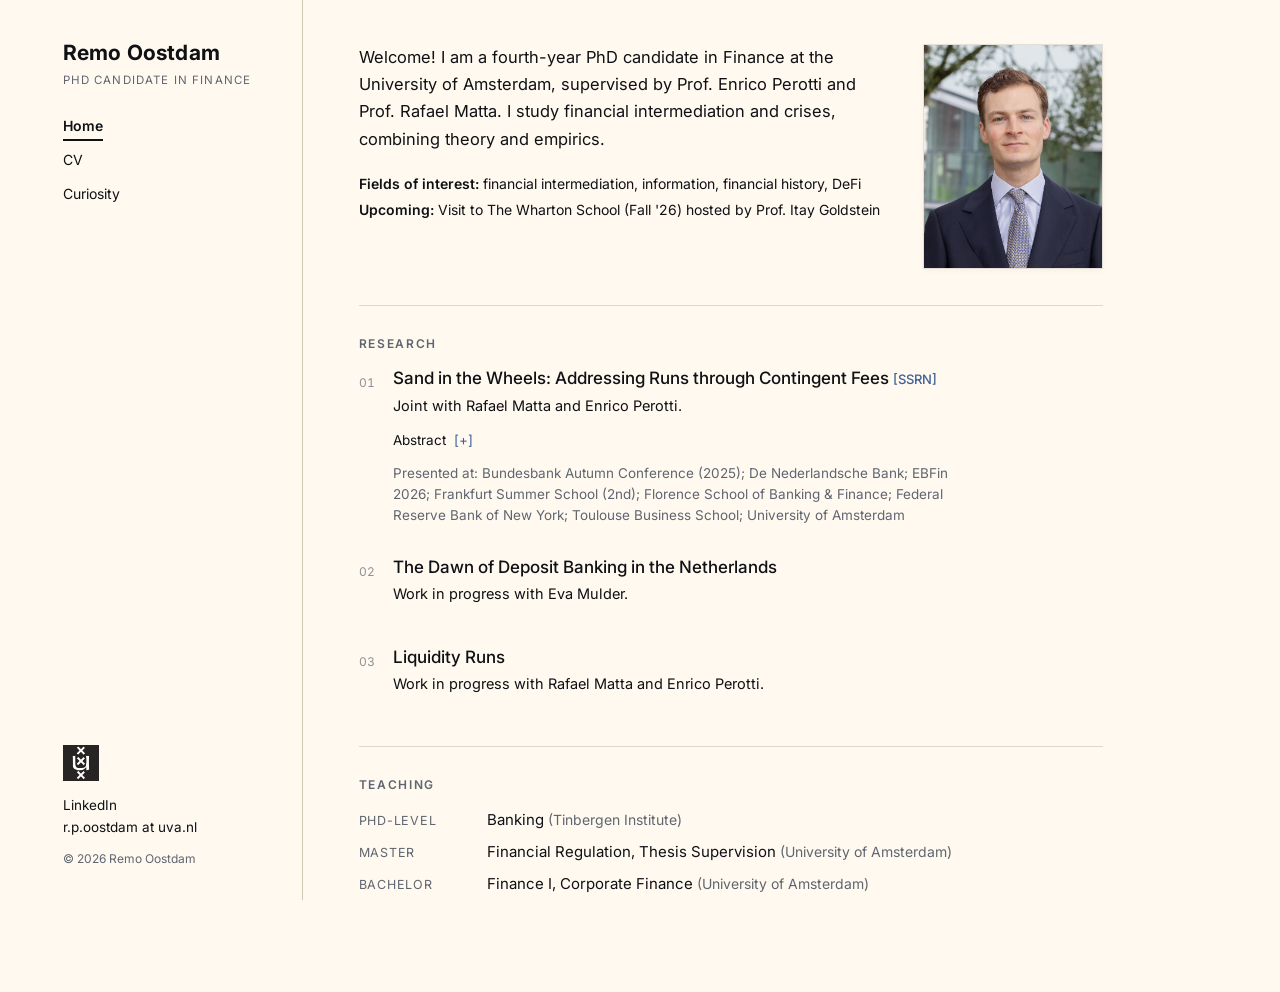
<file: index.html>
<!doctype html>
<html lang="en">
<head>
  <meta charset="utf-8"/>
  <meta name="viewport" content="width=device-width, initial-scale=1"/>
  <title>Remo Oostdam — PhD Candidate in Finance</title>
  <meta name="description" content="Remo Oostdam – PhD Candidate in Finance at the University of Amsterdam, studying financial intermediation and crises."/>

  <!-- Favicons -->
  <link rel="icon" href="assets/favicon.ico" sizes="any">
  <link rel="shortcut icon" href="assets/favicon.ico">
  <link rel="icon" type="image/png" sizes="32x32" href="assets/favicon-32x32.png">
  <link rel="icon" type="image/png" sizes="16x16" href="assets/favicon-16x16.png">
  <link rel="icon" type="image/png" sizes="96x96" href="/favicon-96x96.png">
  <link rel="apple-touch-icon" href="assets/apple-icon.png">

  <link rel="preconnect" href="https://fonts.googleapis.com">
  <link rel="preconnect" href="https://fonts.gstatic.com" crossorigin>
  <link href="https://fonts.googleapis.com/css2?family=Inter:wght@200;300;400;500;600;700&amp;display=swap" rel="stylesheet">

  <link rel="stylesheet" href="assets/style.css">

  <style>
    /* ---- Page-specific: home ---- */

    /* Slightly wider than the other pages so "Fields of interest" and
       "Upcoming" each hold a single line beside the portrait. */
    body { --measure: 744px; }

    .intro {
      display: grid;
      grid-template-columns: minmax(0, 1fr) auto;
      gap: 36px;
      align-items: start;
    }

    .portrait {
      width: 180px;
      height: auto;          /* let aspect-ratio drive height, not the attr */
      aspect-ratio: 4 / 5;
      object-fit: cover;
      border: 1px solid #e4e0d8;
      box-shadow: 0 2px 6px rgba(0, 0, 0, .04);
    }

    /* Research entries. A hanging index number in a narrow left gutter —
       quiet enough to read as structure rather than as a ranking. */

    .paper {
      display: grid;
      grid-template-columns: 34px minmax(0, 1fr);
      margin-top: 30px;
    }

    .paper:first-of-type { margin-top: 0; }

    .paper-num {
      font-size: 12px;
      font-variant-numeric: tabular-nums;
      letter-spacing: .04em;
      color: var(--muted);
      opacity: .7;
      padding-top: 6px;
      user-select: none;
    }

    .paper-title {
      font-weight: 500;
      font-size: 17px;
      line-height: 1.4;
      margin: 0 0 3px;
    }

    .coauthors {
      font-size: 14.5px;
      color: var(--text);
      margin: 0 0 10px;
    }

    /* Order within an entry: title, coauthors, abstract, then venues.
       The abstract is the substance, so it sits above the venue list. */

    .paper-details { margin: 0 0 10px; }

    .paper-details summary {
      display: inline-block;
      list-style: none;
      font-size: 13.5px;
      cursor: pointer;
    }

    .paper-details summary::-webkit-details-marker { display: none; }
    .paper-details summary::marker { content: ""; }
    .paper-details summary:hover { text-decoration: underline; text-underline-offset: 2px; }
    .paper-details .abstract-toggle { margin-left: 4px; color: var(--link); }
    .paper-details:not([open]) .abstract-toggle::before { content: "[+]"; }
    .paper-details[open] .abstract-toggle::before { content: "[−]"; }

    .paper-abstract {
      font-size: 14.5px;
      line-height: 1.6;
      margin: 8px 0 0;
      max-width: 62ch;
    }

    .paper-meta {
      font-size: 13.5px;
      line-height: 1.55;
      color: var(--muted);
      margin: 0;
      max-width: 62ch;
    }

    /* Teaching: level in the left column, courses on the right */

    .teaching-list {
      display: grid;
      grid-template-columns: 108px minmax(0, 1fr);
      gap: 8px 20px;
      margin: 0;
      font-size: 15px;
    }

    .teaching-list dt {
      font-size: 12.5px;
      letter-spacing: .06em;
      text-transform: uppercase;
      color: var(--muted);
      padding-top: 3px;
    }

    .teaching-list dd { margin: 0; }

    .teaching-inst { color: var(--muted); font-size: 14px; }

    @media (max-width: 700px) {
      .intro { grid-template-columns: 1fr; gap: 22px; }

      /* Portrait comes after the intro text and both field lines, centred. */
      .intro-text { grid-row: 1; }
      .portrait { width: 150px; grid-row: 2; justify-self: center; }

      .lead, .paper-meta, .paper-abstract { max-width: none; }

      .teaching-list {
        grid-template-columns: 1fr;
        gap: 2px;
      }

      .teaching-list dt { padding-top: 14px; }
      .teaching-list dt:first-of-type { padding-top: 0; }

      .paper { grid-template-columns: 26px minmax(0, 1fr); }
    }
  </style>
</head>
<body>

<div class="layout">

  <!-- Sidebar -->
  <aside class="sidebar">
    <div class="sidebar-top">
      <div>
        <div class="sidebar-name">Remo Oostdam</div>
        <div class="sidebar-role">PhD Candidate in Finance</div>
      </div>

      <nav class="sidebar-nav" aria-label="Main">
        <a class="sidebar-link" href="index.html" aria-current="page">Home</a>
        <a class="sidebar-link" href="cv.html">CV</a>
        <a class="sidebar-link" href="curiosity.html">Curiosity</a>
      </nav>
    </div>

    <div class="sidebar-bottom">
      <div class="uva-contact-row">
        <a href="https://www.uva.nl/en" target="_blank" class="uva-logo" rel="noopener">
          <img src="assets/uva.svg" alt="University of Amsterdam">
        </a>
        <div class="sidebar-contact">
          <a href="https://www.linkedin.com/in/remo-oostdam/" target="_blank" rel="noopener">LinkedIn</a>
          <a class="js-email" data-user="r.p.oostdam" data-domain="uva.nl" href="#" rel="nofollow">r.p.oostdam at uva.nl</a>
        </div>
      </div>
      <span class="sidebar-copy">© <span class="js-year"></span> Remo Oostdam</span>
    </div>
  </aside>

  <!-- Main content -->
  <div class="content-wrap">

    <div class="intro">
      <div class="intro-text">
        <p class="lead">
          Welcome! I am a fourth-year PhD candidate in Finance at the University of Amsterdam, supervised by <a href="https://www.enricoperotti.eu/" target="_blank" rel="noopener">Prof. Enrico Perotti</a>
          and
          <a href="https://sites.google.com/site/almeidadamatta/home" target="_blank" rel="noopener">Prof. Rafael Matta</a>. I study financial intermediation and crises, combining theory and empirics.
        </p>

        <div class="fields-group">
          <p class="fields">
            <strong>Fields of interest:</strong>
            financial intermediation, information, financial history, DeFi
          </p>
          <p class="fields">
            <strong>Upcoming:</strong>
            Visit to The Wharton School (Fall '26) hosted by
            <a href="https://finance.wharton.upenn.edu/~itayg/" target="_blank" rel="noopener">Prof. Itay Goldstein</a>
          </p>
        </div>
      </div>

      <img class="portrait" src="assets/cv_klein.jpg" alt="Portrait of Remo Oostdam" width="180" height="225"/>
    </div>

    <main>
      <section aria-labelledby="research">
        <h2 id="research">Research</h2>

        <article class="paper">
          <span class="paper-num" aria-hidden="true">01</span>
          <div>
            <h3 class="paper-title">
              Sand in the Wheels: Addressing Runs through Contingent Fees<a
                class="link-ref"
                href="https://papers.ssrn.com/sol3/papers.cfm?abstract_id=5567880"
                target="_blank" rel="noopener">[SSRN]</a>
            </h3>
            <div class="coauthors">
              Joint with
              <a href="https://sites.google.com/site/almeidadamatta/home" target="_blank" rel="noopener">Rafael Matta</a>
              and
              <a href="https://www.enricoperotti.eu/" target="_blank" rel="noopener">Enrico Perotti</a>.
            </div>

            <details class="paper-details">
              <summary>Abstract <span class="abstract-toggle"></span></summary>
              <p class="paper-abstract">
                We show that contingent fees can discourage self-reinforcing bank runs without
                compromising liquidity provision, deriving their optimal level, format and
                allocation so as to balance liquidity needs and endogenous run risk. Flat fees
                triggered by high withdrawals are optimal, reducing runs via a strategic and a
                payoff channel. Assigning fee revenues to the queue reduces strategic
                uncertainty while improving liquidity provision, so a high fee is optimal. A
                “fee-to-the-unpaid” limits liquidity provision but reduces run incentives
                further, allowing lower fees. Illiquid bank and bond fund assets call for a
                mixed allocation, while for MMFs a full “fee-to-the-queue” solution is best.
              </p>
            </details>

            <p class="paper-meta">
              Presented at: Bundesbank Autumn Conference (2025); De Nederlandsche Bank; EBFin 2026;
              Frankfurt Summer School (2nd); Florence School of Banking &amp; Finance;
              Federal Reserve Bank of New York; Toulouse Business School; University of Amsterdam
            </p>

          </div>
        </article>

        <article class="paper">
          <span class="paper-num" aria-hidden="true">02</span>
          <div>
            <h3 class="paper-title">The Dawn of Deposit Banking in the Netherlands</h3>
            <div class="coauthors">
              Work in progress with
              <a href="https://www.evamulder.com/" target="_blank" rel="noopener">Eva Mulder</a>.
            </div>
          </div>
        </article>

        <article class="paper">
          <span class="paper-num" aria-hidden="true">03</span>
          <div>
            <h3 class="paper-title">Liquidity Runs</h3>
            <div class="coauthors">
              Work in progress with
              <a href="https://sites.google.com/site/almeidadamatta/home" target="_blank" rel="noopener">Rafael Matta</a>
              and
              <a href="https://www.enricoperotti.eu/" target="_blank" rel="noopener">Enrico Perotti</a>.
            </div>
          </div>
        </article>
      </section>

      <section aria-labelledby="teaching">
        <h2 id="teaching">Teaching</h2>

        <dl class="teaching-list">
          <dt>PhD-level</dt>
          <dd>
            <a href="https://eur.osiris-student.nl/onderwijscatalogus/extern/cursus?cursuscode=TIF20102&amp;collegejaar=2025"
               target="_blank" rel="noopener">Banking</a>
            <span class="teaching-inst">(Tinbergen Institute)</span>
          </dd>

          <dt>Master</dt>
          <dd>
            <a href="https://coursecatalogue.uva.nl/xmlpages/page/2025-2026-en/search-course/course/131595"
               target="_blank" rel="noopener">Financial Regulation</a>,
            Thesis Supervision
            <span class="teaching-inst">(University of Amsterdam)</span>
          </dd>

          <dt>Bachelor</dt>
          <dd>
            <a href="https://coursecatalogue.uva.nl/xmlpages/page/2025-2026-en/search-course/course/131865"
               target="_blank" rel="noopener">Finance I</a>,
            <a href="https://coursecatalogue.uva.nl/xmlpages/page/2025-2026-en/search-course/course/131917"
               target="_blank" rel="noopener">Corporate Finance</a>
            <span class="teaching-inst">(University of Amsterdam)</span>
          </dd>
        </dl>
      </section>
    </main>
  </div>
</div>

<script src="assets/site.js" defer></script>
</body>
</html>
</file>
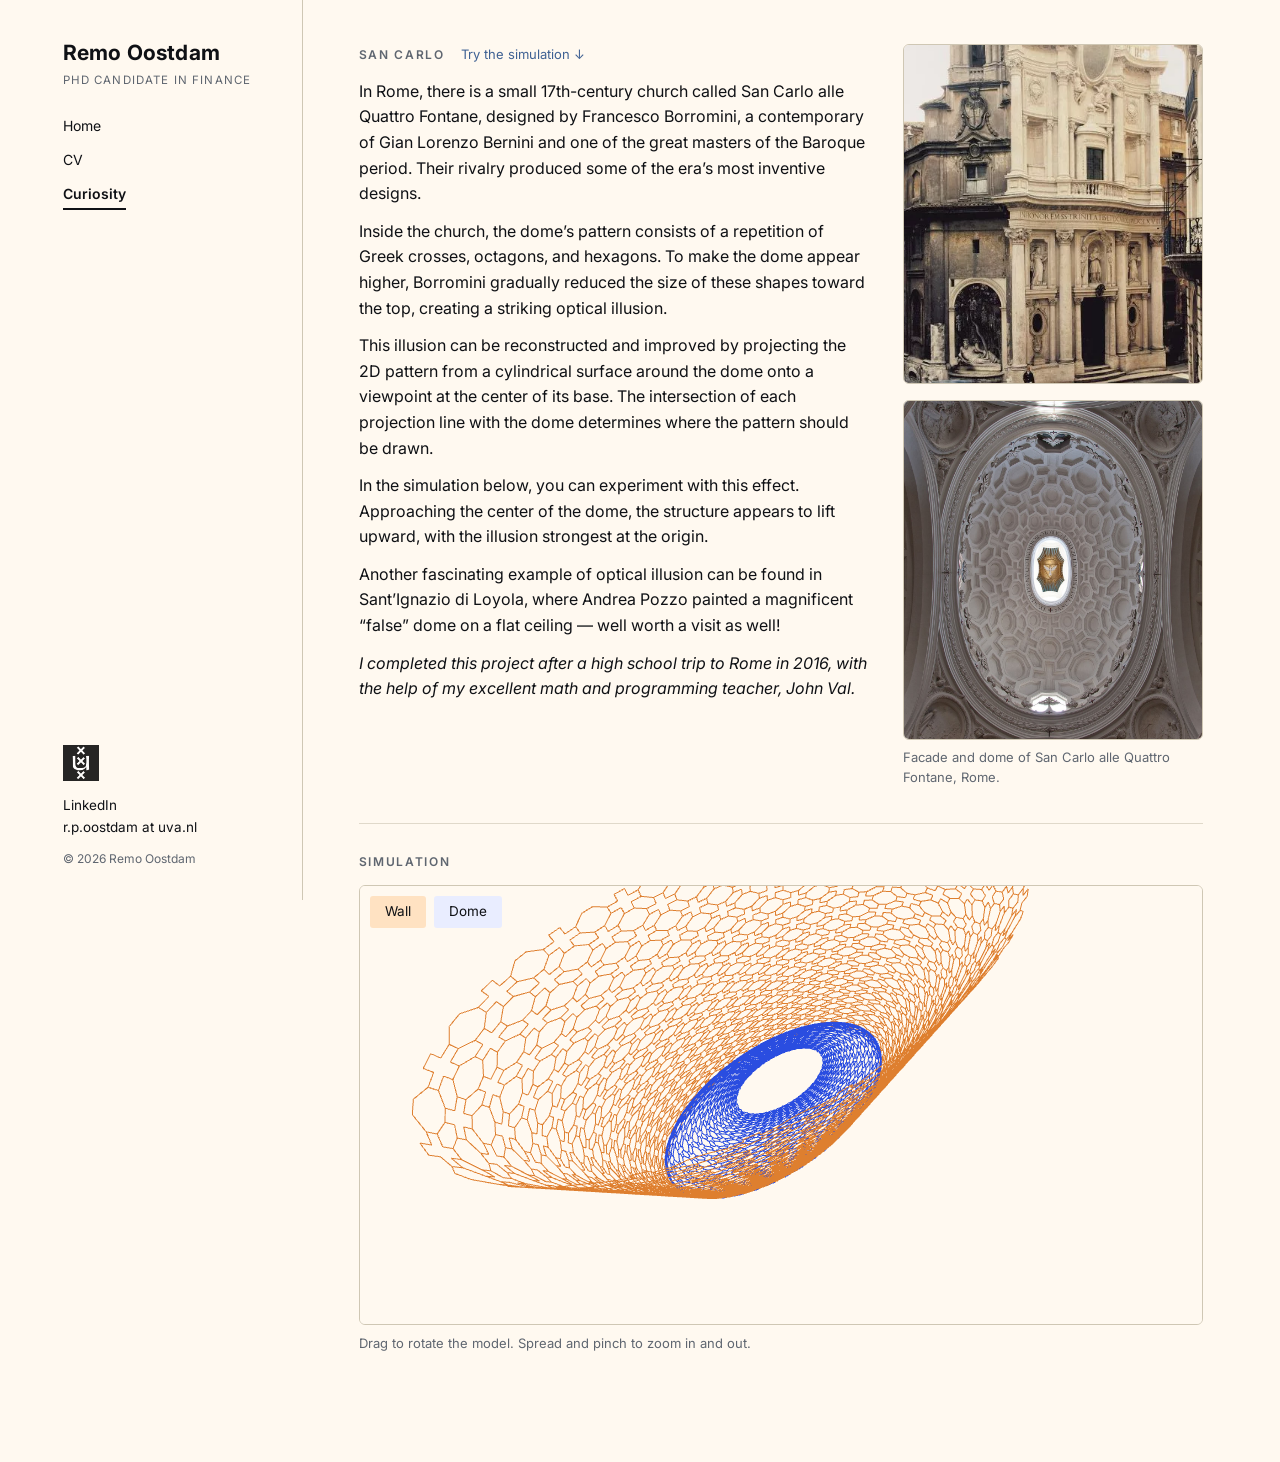
<file: curiosity.html>
<!doctype html>
<html lang="en">
<head>
  <meta charset="utf-8"/>
  <meta name="viewport" content="width=device-width, initial-scale=1"/>
  <title>Remo Oostdam — Curiosity</title>
  <meta name="description" content="Remo Oostdam – other projects, including a reconstruction of Borromini's dome illusion at San Carlo alle Quattro Fontane."/>

  <!-- Favicons -->
  <link rel="icon" href="assets/favicon.ico" sizes="any">
  <link rel="shortcut icon" href="assets/favicon.ico">
  <link rel="icon" type="image/png" sizes="32x32" href="assets/favicon-32x32.png">
  <link rel="icon" type="image/png" sizes="16x16" href="assets/favicon-16x16.png">
  <link rel="icon" type="image/png" sizes="96x96" href="/favicon-96x96.png">
  <link rel="apple-touch-icon" href="assets/apple-icon.png">

  <link rel="preconnect" href="https://fonts.googleapis.com">
  <link rel="preconnect" href="https://fonts.gstatic.com" crossorigin>
  <link href="https://fonts.googleapis.com/css2?family=Inter:wght@200;300;400;500;600;700&amp;display=swap" rel="stylesheet">

  <link rel="stylesheet" href="assets/style.css">

  <!-- Simulation libraries. `defer` keeps them in order and off the critical path. -->
  <script src="assets/js/three.min.js" defer></script>
  <script src="assets/js/CircleAxisControls2.js" defer></script>
  <script src="assets/js/odeSolvers.js" defer></script>
  <script src="assets/js/JSON.js" defer></script>

  <style>
    /* ---- Page-specific: curiosity ---- */

    body { --measure: 844px; }

    .content {
      display: grid;
      grid-template-columns: minmax(0, 1fr) 300px;
      gap: 36px;
      align-items: start;
    }

    .content section:first-of-type { margin-top: 0; padding-top: 0; border-top: none; }

    /* Right-hand photo column */

    .other-art { position: relative; }

    .media-pair { display: grid; grid-template-columns: 1fr; gap: 16px; }

    .media-pair img {
      width: 100%;
      height: 340px;
      object-fit: cover;
      border: 1px solid var(--line-strong);
      border-radius: 6px;
      display: block;
      cursor: zoom-in;
      transition: transform .25s ease, box-shadow .25s ease;
    }

    .media-pair img:hover {
      transform: scale(1.02);
      box-shadow: 0 4px 12px rgba(0, 0, 0, .08);
    }

    .facade-shift { object-position: center 95%; }

    .caption-small {
      color: var(--muted);
      font-size: 13px;
      line-height: 1.5;
      margin-top: 8px;
    }

    /* Simulation */

    .viz-section { margin-top: 48px; padding-top: 28px; border-top: 1px solid var(--line); }

    .viz-wrapper { margin-top: 14px; }

    .viz {
      position: relative;
      border: 1px solid var(--line-strong);
      border-radius: 6px;
      background: var(--bg);
      height: 440px;
      overflow: hidden;
      cursor: grab;
    }

    .viz:active { cursor: grabbing; }

    #vizMount { position: absolute; inset: 0; }

    /* Let a vertical swipe scroll the page while a horizontal drag rotates. */
    .viz canvas { touch-action: pan-y; display: block; }

    .ui-toolbar {
      position: absolute;
      top: 10px;
      left: 10px;
      z-index: 5;
      display: flex;
      gap: 8px;
    }

    .btn {
      appearance: none;
      height: 32px;
      padding: 0 14px;
      border: 1px solid transparent;
      border-radius: 3px;
      background: transparent;
      color: var(--text);
      font: 400 13.5px/1 "Inter", system-ui, -apple-system, "Segoe UI", Roboto, Helvetica, Arial, sans-serif;
      cursor: pointer;
      transition: background .15s ease, border-color .15s ease;
    }

    .btn:hover { background: rgba(0, 0, 0, .04); }
    .btn.wall.active { background: #ffe2c2; }
    .btn.dome.active { background: #e9edff; }
    .btn.wall.active:hover { background: #ffd8a8; }
    .btn.dome.active:hover { background: #e1e7ff; }

    .viz-hint {
      font-size: 13px;
      color: var(--muted);
      margin-top: 8px;
    }

    /* Section heading with an inline pointer down to the simulation, for
       readers who would rather start with the interactive part. */

    .section-head {
      display: flex;
      align-items: baseline;
      flex-wrap: wrap;
      gap: 2px 16px;
      margin-bottom: 14px;
    }

    .section-head h2 { margin-bottom: 0; }

    .jump-hint {
      font-size: 13px;
      color: var(--link);
      text-underline-offset: 3px;
      white-space: nowrap;
    }

    .jump-hint:hover { text-decoration: underline; }

    /* Leave the heading a little air when jumped to. */
    #simulation { scroll-margin-top: 24px; }

    /* Turm der blauen Pferde (currently unpublished — kept for later) */

    .turm-section { margin-top: 48px; padding-top: 28px; border-top: 1px solid var(--line); }

    .turm-layout {
      display: grid;
      grid-template-columns: minmax(0, 1fr) 300px;
      gap: 28px;
      align-items: start;
      margin-top: 12px;
    }

    .turm-images-column { display: flex; flex-direction: column; gap: 14px; }
    .turm-images-right { display: grid; grid-template-columns: 1fr 1fr; gap: 12px; }

    .turm-images-right img,
    .turm-bottom-img {
      width: 100%;
      border: 1px solid var(--line-strong);
      border-radius: 6px;
      cursor: zoom-in;
      display: block;
      transition: transform .25s ease, box-shadow .25s ease;
    }

    .turm-images-right img:hover,
    .turm-bottom-img:hover { transform: scale(1.02); box-shadow: 0 4px 12px rgba(0, 0, 0, .08); }

    .turm-bottom { margin: 0; }
    .turm-bottom figcaption { color: var(--muted); font-size: 13px; margin-top: 6px; }

    /* ---- Responsive ---- */

    @media (max-width: 900px) {
      .content { grid-template-columns: 1fr; gap: 28px; }
      .turm-layout { grid-template-columns: 1fr; }

      /* Facade and dome side by side on phones. */
      .media-pair { grid-template-columns: 1fr 1fr; gap: 12px; }

      .media-pair img { height: auto; aspect-ratio: 3 / 4; }

      .facade-shift { object-position: center 20%; }

      .viz-section { margin-top: 36px; padding-top: 22px; }
      .viz { height: 340px; }
    }

    @media (max-width: 480px) {
      .viz { height: 300px; }
      .turm-images-right { grid-template-columns: 1fr; }
    }
  </style>

  <!-- === DOME SIMULATION MODEL === -->
  <script>
    var controls = null;

    var domeModel = {
      name: "domeprojection",
      showDome: true,
      showWall: true,
      scene: null,
      renderer: null,
      camera: null,
      line: null,
      linesWall: [],
      linesProjection: [],
      removeLinesProjection: function () {
        for (var i = 0; i < this.linesProjection.length; i++) {
          this.scene.remove(this.linesProjection[i]);
        }
        this.linesProjection = [];
      },
      l: [0],
      a: 1,
      b: 2,
      c: 1,
      lstartt: 0,
      lendt: 2 * Math.PI,
      lstepsize: Math.PI / 20000,
      dldt: function (x, t) {
        return [Math.sqrt(domeModel.b * domeModel.b * Math.cos(t) * Math.cos(t) + domeModel.a * domeModel.a * Math.sin(t) * Math.sin(t))];
      },
      numberOfUnits: 120,
      numberOfSubUnits: 0,
      units: [],
      unitsx: [],
      unitsy: [],
      unitsz: [],
      computeAxis: domeComputeAxis,
      createWall: domeCreateWall,
      createProjection: domeCreateProjection,
      computeIntersection: domeComputeIntersection,
      verticespattern0: [[3, 1], [2, 1], [2, 0], [1, 0], [1, 1], [0, 1], [0, 2], [1, 2], [1, 3], [2, 3], [2, 2], [3, 2], [4, 3], [5, 3], [6, 2], [6, 1], [5, 0], [4, 0], [3, 1], [3, 2]],
      verticespattern1: [[3, 1], [4, 1], [4, 0], [5, 0], [5, 1], [6, 1], [6, 2], [5, 2], [5, 3], [4, 3], [4, 2], [3, 2], [2, 3], [1, 3], [0, 2], [0, 1], [1, 0], [2, 0], [3, 1], [3, 2]],
      patternshiftl: 6,
      patternshiftz: 3,
      maxlevels: 24,
      unitlengtz: 0
    };

    function computeCircumference(model) {
      var x = [0], h = model.lstepsize, vl = model.dldt;
      for (var t = model.lstartt; t < model.lendt; t += h) {
        x = rk4(x, vl, h, t);
      }
      model.l = x;
      return x;
    }

    function unitSplit(model) {
      if (model.l[0] == 0) computeCircumference(model);
      var units = model.units = [];
      if (model.l[0] == 0) return;
      var totalunits = model.numberOfUnits * (1 + model.numberOfSubUnits);
      var ul = model.l[0] / totalunits,
        x = [0],
        h = model.lstepsize,
        t = model.lstartt,
        vl = model.dldt,
        xn;
      units[0] = t;
      for (var i = 1; i <= totalunits; i++) {
        while ((xn = rk4(x, vl, h, t))[0] < i * ul) {
          x = xn;
          t += h;
        }
        var ti = t - (((xn[0] - x[0]) > 0) ? (xn[0] - i * ul) * h / (xn[0] - x[0]) : 0);
        units[i] = ti;
      }
      model.unitlengtz = units[model.numberOfSubUnits + 1] - units[0];
    }

    function domeCreateWall() {
      var mainunits = domeModel.numberOfUnits, subunits = domeModel.numberOfSubUnits;
      var pattern0 = domeModel.verticespattern0, pattern1 = domeModel.verticespattern1;
      var patterncount = mainunits / domeModel.patternshiftl;
      var patternunitcount = domeModel.patternshiftl * (1 + subunits);
      var levelcount = domeModel.patternshiftz;
      var unitsx = domeModel.unitsx, unitsy = domeModel.unitsy, unitz = domeModel.unitlengtz;
      var material = new THREE.LineBasicMaterial({color: 0xde7f2f});
      for (var j = 0; j < domeModel.maxlevels; j++) {
        var pattern = (j % 2) ? pattern0 : pattern1;
        for (var i = 0; i < patterncount; i++) {
          var geometry = new THREE.Geometry();
          for (var k = 0; k < pattern.length; k++) {
            geometry.vertices.push(new THREE.Vector3(
              unitsx[i * patternunitcount + pattern[k][0] * (1 + subunits)],
              unitsy[i * patternunitcount + pattern[k][0] * (1 + subunits)],
              (j * levelcount + pattern[k][1] * (1 + subunits)) * unitz
            ));
          }
          var line = new THREE.Line(geometry, material);
          domeModel.linesWall[j * patterncount + i] = line;
          domeModel.scene.add(line);
        }
      }
    }

    function domeComputeAxis(model) {
      for (var i = 0; i < model.units.length; i++) {
        model.unitsx[i] = model.a * Math.cos(model.units[i]);
        model.unitsy[i] = model.b * Math.sin(model.units[i]);
        model.unitsz[i] = 0;
      }
    }

    function domeCreateProjection(model) {
      if (model.linesProjection.length > 0) model.removeLinesProjection();
      var material = new THREE.LineBasicMaterial({color: 0x2a4de0});
      for (var i = 0; i < model.linesWall.length; i++) {
        var line = new THREE.Line(model.linesWall[i].geometry.clone(), material);
        var vertices = line.geometry.vertices;
        for (var k = 0; k < vertices.length; k++) model.computeIntersection(vertices[k]);
        model.linesProjection[i] = line;
        model.scene.add(line);
      }
    }

    function domeComputeIntersection(p) {
      var s = Math.sqrt(1 / (p.x * p.x / this.a / this.a + p.y * p.y / this.b / this.b + p.z * p.z / this.c / this.c));
      p.x *= s;
      p.y *= s;
      p.z *= s;
    }

    function toggleWall(model) {
      model.showWall = !model.showWall;
      var btn = document.getElementById("toggleWallButton");
      if (btn) {
        btn.classList.toggle("active", model.showWall);
        btn.setAttribute("aria-pressed", model.showWall ? "true" : "false");
      }
      for (var i = 0; i < model.linesWall.length; i++) model.linesWall[i].visible = model.showWall;
      model.renderer.render(model.scene, model.camera);
    }

    function toggleDome(model) {
      model.showDome = !model.showDome;
      var btn = document.getElementById("toggleDomeButton");
      if (btn) {
        btn.classList.toggle("active", model.showDome);
        btn.setAttribute("aria-pressed", model.showDome ? "true" : "false");
      }
      for (var i = 0; i < model.linesProjection.length; i++) model.linesProjection[i].visible = model.showDome;
      model.renderer.render(model.scene, model.camera);
    }

    function init(model) {
      var mount = document.getElementById('vizMount');
      if (!mount || typeof THREE === 'undefined') return;

      unitSplit(model);
      model.computeAxis(model);
      model.scene = new THREE.Scene();

      var rect = function () { return mount.getBoundingClientRect(); };

      model.renderer = new THREE.WebGLRenderer({antialias: true});
      model.renderer.setSize(rect().width, rect().height);
      model.renderer.setClearColor(new THREE.Color(0xFFF9F0), 1);
      mount.appendChild(model.renderer.domElement);

      model.camera = new THREE.PerspectiveCamera(80, rect().width / rect().height, 0.1, 1000);
      var R = 0.5 * Math.max(model.a, model.b);
      model.camera.position.set(-1.2 * R, 0.9 * R, 4 * R);
      model.camera.up = new THREE.Vector3(0, 0, 1);
      model.camera.lookAt(new THREE.Vector3(0, 0, 0));
      model.scene.add(model.camera);

      var light = new THREE.PointLight(0xffffff);
      light.position.set(-20, 0, -40);
      model.scene.add(light);
      light = new THREE.PointLight(0x080808);
      light.position.set(10, -20, 0);
      model.scene.add(light);

      model.createWall();
      model.createProjection(model);

      controls = new THREE.CircleAxisControls(model.camera, model.renderer.domElement, "z");
      controls.update();

      window.addEventListener('resize', function () {
        var r = rect();
        model.renderer.setSize(r.width, r.height);
        model.camera.aspect = r.width / r.height;
        model.camera.updateProjectionMatrix();
      });

      animate();
    }

    function animate() {
      if (!domeModel.renderer) return;
      requestAnimationFrame(animate);
      domeModel.renderer.render(domeModel.scene, domeModel.camera);
    }
  </script>
</head>
<body>

<div class="layout">

  <aside class="sidebar">
    <div class="sidebar-top">
      <div>
        <div class="sidebar-name">Remo Oostdam</div>
        <div class="sidebar-role">PhD Candidate in Finance</div>
      </div>

      <nav class="sidebar-nav" aria-label="Main">
        <a class="sidebar-link" href="index.html">Home</a>
        <a class="sidebar-link" href="cv.html">CV</a>
        <a class="sidebar-link" href="curiosity.html" aria-current="page">Curiosity</a>
      </nav>
    </div>

    <div class="sidebar-bottom">
      <div class="uva-contact-row">
        <a href="https://www.uva.nl/en" target="_blank" class="uva-logo" rel="noopener">
          <img src="assets/uva.svg" alt="University of Amsterdam">
        </a>
        <div class="sidebar-contact">
          <a href="https://www.linkedin.com/in/remo-oostdam/" target="_blank" rel="noopener">LinkedIn</a>
          <a class="js-email" data-user="r.p.oostdam" data-domain="uva.nl" href="#" rel="nofollow">r.p.oostdam at uva.nl</a>
        </div>
      </div>
      <span class="sidebar-copy">© <span class="js-year"></span> Remo Oostdam</span>
    </div>
  </aside>

  <div class="content-wrap">
    <div class="content">
      <main>
        <section aria-labelledby="san-carlo">
          <div class="section-head">
            <h2 id="san-carlo">San Carlo</h2>
            <a class="jump-hint" href="#simulation">Try the simulation <span aria-hidden="true">↓</span></a>
          </div>
          <p>
            In Rome, there is a small 17th-century church called
            <a href="https://sancarlino.org/" target="_blank" rel="noopener">San Carlo alle Quattro Fontane</a>,
            designed by
            <a href="https://en.wikipedia.org/wiki/Francesco_Borromini" target="_blank" rel="noopener">Francesco Borromini</a>,
            a contemporary of
            <a href="https://en.wikipedia.org/wiki/Gian_Lorenzo_Bernini" target="_blank" rel="noopener">Gian Lorenzo Bernini</a>
            and one of the great masters of the Baroque period. Their rivalry produced some of the era’s
            most inventive designs.
          </p>
          <p>
            Inside the church, the dome’s pattern consists of a repetition of Greek crosses, octagons, and
            hexagons. To make the dome appear higher, Borromini gradually reduced the size of these shapes
            toward the top, creating a striking optical illusion.
          </p>
          <p>
            This illusion can be reconstructed and improved by projecting the 2D pattern from a cylindrical
            surface around the dome onto a viewpoint at the center of its base. The intersection of each
            projection line with the dome determines where the pattern should be drawn.
          </p>
          <p>
            In the simulation below, you can experiment with this effect. Approaching the center of the dome,
            the structure appears to lift upward, with the illusion strongest at the origin.
          </p>
          <p>
            Another fascinating example of optical illusion can be found in
            <a href="https://santignazio.gesuiti.it/en/" target="_blank" rel="noopener">Sant’Ignazio di Loyola</a>,
            where
            <a href="https://en.wikipedia.org/wiki/Andrea_Pozzo" target="_blank" rel="noopener">Andrea Pozzo</a>
            painted a magnificent “false” dome on a flat ceiling — well worth a visit as well!
          </p>
          <p>
            <em>I completed this project after a high school trip to Rome in 2016, with the help of my
              excellent math and programming teacher,
              <a href="https://www.johnval.nl/" target="_blank" rel="noopener">John Val</a>.</em>
          </p>
        </section>
      </main>

      <aside class="other-art" aria-label="Photos of San Carlo">
        <div class="media-pair">
          <img src="assets/Gevel.jpeg"
               alt="Facade of San Carlo alle Quattro Fontane"
               class="js-lightbox facade-shift"
               tabindex="0"
               data-caption="Facade of San Carlo alle Quattro Fontane, Rome.">
          <img src="assets/Dome.jpg"
               alt="Dome of San Carlo alle Quattro Fontane"
               class="js-lightbox rotated-thumb"
               tabindex="0"
               data-caption="Dome of San Carlo alle Quattro Fontane, Rome.">
        </div>
        <div class="caption-small">
          Facade and dome of San Carlo alle Quattro Fontane, Rome.
        </div>
      </aside>
    </div>

    <section class="viz-section" aria-labelledby="simulation">
      <h2 id="simulation">Simulation</h2>
      <div class="viz-wrapper">
        <div class="viz">
          <div class="ui-toolbar">
            <button id="toggleWallButton" class="btn wall active" type="button"
                    aria-pressed="true" onclick="toggleWall(domeModel)">Wall</button>
            <button id="toggleDomeButton" class="btn dome active" type="button"
                    aria-pressed="true" onclick="toggleDome(domeModel)">Dome</button>
          </div>
          <div id="vizMount"></div>
        </div>
        <p class="viz-hint">
          Drag to rotate the model. Spread and pinch to zoom in and out.
        </p>
      </div>
    </section>

    <!--
    <section class="turm-section" aria-labelledby="turm-der-blauen-pferde">
      <h2 id="turm-der-blauen-pferde">Turm der blauen Pferde</h2>
      <div class="turm-layout">
        <div class="turm-text">
          <p>
            Franz Marc painted <em>Der Turm der Blauen Pferde</em> toward the early end of his life,
            at a moment when his work was moving away from the natural lyricism of his early years
            toward a more cubist and orphic structure. Shortly afterward, he was drafted to the front,
            where he died at the Battle of Verdun before orders to be withdrawn reached him.
          </p>
          <p>
            Just like Marc, the painting took on a tragic fate. It was labelled "Entartete Kunst"
            ("Degenerate Art") by the National Socialists, who publicly condemned its modern appearance —
            although Göring later expropriated it for his private collection. As one can see in the image
            on the right, the horses on the original painting are almost life-size.
          </p>
          <p>
            After the Second World War, the painting was lost and its location remains unknown.
            The canvas likely still exists somewhere in a private collection, and one can only hope it will
            return to public view someday.
          </p>
          <p>
            What has survived is a small colour sketch that Marc sent as a postcard to Else Lasker-Schüler
            on New Year's Day 1913. The card shows the scene with a clearly visible moon and star, motifs
            that appear only subtly in the final version. This postcard is on display at the Pinakothek der
            Moderne in Munich, serving as a quiet reminder of a lost masterpiece.
          </p>
        </div>

        <div class="turm-images-column">
          <div class="turm-images-right">
            <img src="assets/Franz_Marc_029a.jpg"
                 alt="Turm der blauen Pferde (Tower of Blue Horses) by Franz Marc"
                 class="js-lightbox" tabindex="0"
                 data-caption="Turm der blauen Pferde (Tower of Blue Horses), Franz Marc.">
            <img src="assets/8505-FRANZ-MARC_DER-TURM-DER-BLAUEN-PFERDE_CC-BY-SA_BSTGS_13550.jpg"
                 alt="Postcard with sketch for Turm der blauen Pferde"
                 class="js-lightbox" tabindex="0"
                 data-caption="Postcard with sketch.">
          </div>

          <figure class="turm-bottom">
            <img src="assets/Entartete%20Kunst.jpg"
                 alt="Visitors view the Degenerate Art exhibition, with Der Turm der Blauen Pferde visible on the right"
                 class="turm-bottom-img js-lightbox" tabindex="0"
                 data-caption="Visitors view the Degenerate Art exhibition (Entartete Kunst) at the Munich Hofgarten in July 1937. Der Turm der Blauen Pferde can be seen on the right.">
            <figcaption>
              Visitors view the “Degenerate Art” exhibition (Entartete Kunst) at the Munich Hofgarten in
              July 1937. <em>Der Turm der Blauen Pferde</em> can be seen on the right.
            </figcaption>
          </figure>
        </div>
      </div>
    </section>
    -->
  </div>
</div>

<div id="lightbox" class="lightbox" aria-hidden="true">
  <span class="lightbox-close" role="button" tabindex="0" aria-label="Close">&times;</span>
  <img class="lightbox-content" id="lightbox-img" alt="">
  <div class="lightbox-caption" id="lightbox-caption"></div>
</div>


<script src="assets/site.js" defer></script>
<script>
  window.addEventListener('load', function () { init(domeModel); });
</script>
</body>
</html>
</file>
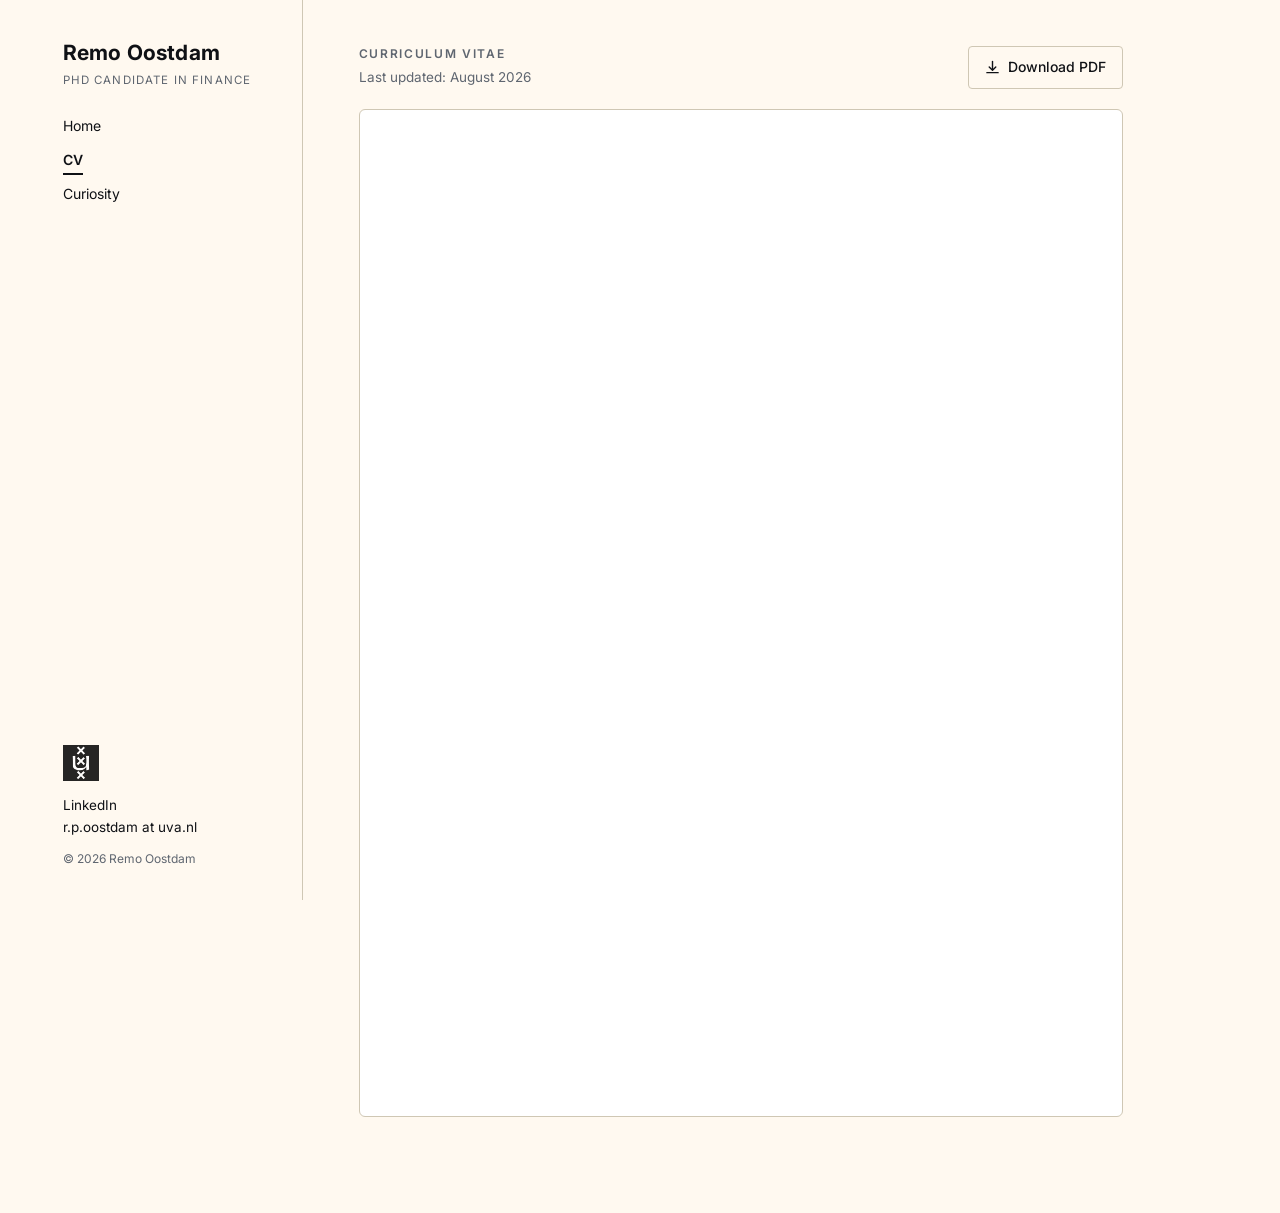
<file: cv.html>
<!doctype html>
<html lang="en">
<head>
  <meta charset="utf-8"/>
  <meta name="viewport" content="width=device-width, initial-scale=1"/>
  <title>Remo Oostdam — CV</title>
  <meta name="description" content="Curriculum Vitae of Remo Oostdam, PhD Candidate in Finance at the University of Amsterdam."/>

  <!-- Favicons -->
  <link rel="icon" href="assets/favicon.ico" sizes="any">
  <link rel="shortcut icon" href="assets/favicon.ico">
  <link rel="icon" type="image/png" sizes="32x32" href="assets/favicon-32x32.png">
  <link rel="icon" type="image/png" sizes="16x16" href="assets/favicon-16x16.png">
  <link rel="icon" type="image/png" sizes="96x96" href="/favicon-96x96.png">
  <link rel="apple-touch-icon" href="assets/apple-icon.png">

  <link rel="preconnect" href="https://fonts.googleapis.com">
  <link rel="preconnect" href="https://fonts.gstatic.com" crossorigin>
  <link href="https://fonts.googleapis.com/css2?family=Inter:wght@200;300;400;500;600;700&amp;display=swap" rel="stylesheet">

  <link rel="stylesheet" href="assets/style.css">

  <style>
    /* ---- Page-specific: CV ---- */

    body { --measure: 764px; }

    .cv-header {
      display: flex;
      align-items: flex-end;
      justify-content: space-between;
      flex-wrap: wrap;
      gap: 14px 24px;
      margin-bottom: 20px;
    }

    .cv-header h1 {
      font-weight: 600;
      font-size: 12px;
      letter-spacing: .14em;
      text-transform: uppercase;
      color: var(--muted);
      margin: 0 0 4px;
    }

    .cv-updated { font-size: 13.5px; color: var(--muted); }

    .cv-embed-wrapper {
      border: 1px solid var(--line-strong);
      border-radius: 6px;
      overflow: hidden;
      background: #fff;
    }

    .cv-embed {
      display: block;
      width: 100%;
      aspect-ratio: 1 / 1.32;   /* roughly A4, so it scales with the column */
      border: none;
    }

    /* Phone fallback. iOS Safari renders only the first page of a PDF inside
       an iframe and will not scroll it, so below this width we drop the dead
       box and leave the download button as the way in. */

    .cv-fallback { display: none; }

    @media (max-width: 700px) {
      .cv-embed-wrapper { display: none; }

      .cv-fallback {
        display: block;
        font-size: 14.5px;
        line-height: 1.6;
        color: var(--muted);
        margin: 0;
      }

      .cv-header {
        align-items: flex-start;
        flex-direction: column-reverse;   /* button first, then the label */
        gap: 16px;
        margin-bottom: 14px;
      }
    }
  </style>
</head>
<body>

<div class="layout">

  <aside class="sidebar">
    <div class="sidebar-top">
      <div>
        <div class="sidebar-name">Remo Oostdam</div>
        <div class="sidebar-role">PhD Candidate in Finance</div>
      </div>

      <nav class="sidebar-nav" aria-label="Main">
        <a class="sidebar-link" href="index.html">Home</a>
        <a class="sidebar-link" href="cv.html" aria-current="page">CV</a>
        <a class="sidebar-link" href="curiosity.html">Curiosity</a>
      </nav>
    </div>

    <div class="sidebar-bottom">
      <div class="uva-contact-row">
        <a href="https://www.uva.nl/en" target="_blank" class="uva-logo" rel="noopener">
          <img src="assets/uva.svg" alt="University of Amsterdam">
        </a>
        <div class="sidebar-contact">
          <a href="https://www.linkedin.com/in/remo-oostdam/" target="_blank" rel="noopener">LinkedIn</a>
          <a class="js-email" data-user="r.p.oostdam" data-domain="uva.nl" href="#" rel="nofollow">r.p.oostdam at uva.nl</a>
        </div>
      </div>
      <span class="sidebar-copy">© <span class="js-year"></span> Remo Oostdam</span>
    </div>
  </aside>

  <div class="content-wrap">

    <div class="cv-header">
      <div>
        <h1>Curriculum Vitae</h1>
        <!-- TODO: update this date whenever you replace the PDF -->
        <div class="cv-updated">Last updated: August 2026</div>
      </div>

      <a class="btn-download" href="Remo_Oostdam_CV.pdf" download="Remo_Oostdam_CV.pdf">
        <svg width="15" height="15" viewBox="0 0 16 16" fill="none" stroke="currentColor"
             stroke-width="1.5" stroke-linecap="round" stroke-linejoin="round" aria-hidden="true">
          <path d="M8 1.5v9"/>
          <path d="M4.5 7.5 8 11l3.5-3.5"/>
          <path d="M2 13.5h12"/>
        </svg>
        Download PDF
      </a>
    </div>

    <!-- Desktop / tablet: inline preview -->
    <div class="cv-embed-wrapper">
      <iframe class="cv-embed"
              src="Remo_Oostdam_CV.pdf#view=FitH"
              title="Curriculum Vitae of Remo Oostdam"></iframe>
    </div>

    <!-- Phone: mobile browsers cannot reliably preview a PDF inline -->
    <p class="cv-fallback">
      Use the button above to download the full CV.
    </p>
  </div>
</div>


<script src="assets/site.js" defer></script>
</body>
</html>
</file>
<file: assets/style.css>
/* ==========================================================================
   Remo Oostdam — shared stylesheet
   Loaded by index.html, cv.html and curiosity.html.
   Page-specific rules live in a small <style> block on the page itself.
   ========================================================================== */

/* --------------------------------------------------------------------------
   1. Tokens
   -------------------------------------------------------------------------- */

:root {
  --bg:          #FFF9F0;
  --text:        #0f1115;
  --muted:       #5f6670;
  --line:        #e0d9ca;   /* hairline rules, warm to match the cream */
  --line-strong: #cfc7b4;   /* sidebar divider */
  --link:        #3f6193;   /* SSRN / [PDF] style links, AA on cream */
  --accent:      #b55e33;

  --sidebar-width: 240px;
  --gutter:        56px;
  --measure:       744px;   /* text column cap; each page may narrow this */

  /* Width of the outer frame. CONSTANT on every page — this is what keeps the
     sidebar in exactly the same place as you move between pages. Only
     --measure varies per page, and it caps the text column inside the frame. */
  --page-max:      1196px;
}

/* --------------------------------------------------------------------------
   2. Base
   -------------------------------------------------------------------------- */

html {
  box-sizing: border-box;
  -webkit-text-size-adjust: 100%;
  scroll-behavior: smooth;   /* in-page jumps; disabled under reduced-motion */

  /* Always reserve the scrollbar track, so a short page and a long page put
     the centred layout in the same place instead of shifting by ~15px. */
  scrollbar-gutter: stable;
}

*, *::before, *::after { box-sizing: inherit; }

body {
  margin: 0;
  background: var(--bg);
  color: var(--text);
  font-family: "Inter", system-ui, -apple-system, "Segoe UI", Roboto, Helvetica, Arial, sans-serif;
  font-weight: 400;
  font-size: 16px;
  line-height: 1.6;
  -webkit-font-smoothing: antialiased;
  text-rendering: optimizeLegibility;
}

a {
  color: inherit;
  text-decoration: none;
  transition: color .18s ease, opacity .18s ease;
}

a:hover { text-decoration: underline; text-underline-offset: 2px; }

/* Visible keyboard focus everywhere. */
a:focus-visible,
button:focus-visible,
summary:focus-visible {
  outline: 2px solid var(--text);
  outline-offset: 3px;
  border-radius: 2px;
}

img { max-width: 100%; }

/* --------------------------------------------------------------------------
   3. Layout
   Desktop: a centred grid of [sidebar | content]. The sidebar is sticky
   rather than fixed, so the whole composition centres on wide monitors
   instead of hugging the left edge.
   -------------------------------------------------------------------------- */

.layout {
  display: grid;
  grid-template-columns: var(--sidebar-width) minmax(0, var(--measure));
  gap: var(--gutter);
  align-items: start;           /* required for position: sticky to work */
  max-width: var(--page-max);
  margin: 0 auto;
  padding: 0 28px;
}

.sidebar {
  position: sticky;
  top: 0;
  height: 100vh;
  overflow-y: auto;
  padding: 40px 28px 32px 0;
  border-right: 1px solid var(--line-strong);
  display: flex;
  flex-direction: column;
  justify-content: space-between;
  gap: 32px;
}

.content-wrap {
  min-width: 0;
  padding: 44px 0 96px;
}

/* --------------------------------------------------------------------------
   4. Sidebar
   -------------------------------------------------------------------------- */

.sidebar-top { display: flex; flex-direction: column; gap: 20px; }

.sidebar-name {
  font-weight: 700;
  font-size: 21px;
  line-height: 1.25;
  letter-spacing: .01em;
  margin-bottom: 5px;
}

.sidebar-role {
  font-size: 11.5px;
  letter-spacing: .1em;
  text-transform: uppercase;
  color: var(--muted);
}

.sidebar-nav { display: flex; flex-direction: column; gap: 2px; }

.sidebar-link {
  position: relative;
  display: inline-block;
  width: max-content;
  padding: 5px 0;
  font-size: 14px;
  color: var(--text);
}

.sidebar-link:hover { text-decoration: none; }

.sidebar-link::after {
  content: "";
  position: absolute;
  left: 0;
  right: 0;
  bottom: 1px;
  height: 2px;
  background: var(--text);
  transform: scaleX(0);
  transform-origin: left;
  transition: transform .18s ease;
}

.sidebar-link:hover::after { transform: scaleX(1); }

.sidebar-link[aria-current="page"] {
  font-weight: 600;
  cursor: default;
}

.sidebar-link[aria-current="page"]::after { transform: scaleX(1); }

/* Bottom block: institution, contact, copyright. */

.sidebar-bottom { display: flex; flex-direction: column; gap: 10px; }

/* Stacked on desktop so the email address never wraps mid-address in the
   narrow sidebar column; a single row on mobile, where there is width. */
.uva-contact-row {
  display: flex;
  flex-direction: column;
  align-items: flex-start;
  gap: 14px;
}

.uva-logo img {
  height: 36px;
  width: auto;
  display: block;
  opacity: .85;
  transition: opacity .18s ease;
}

.uva-logo img:hover { opacity: 1; }

.sidebar-contact {
  display: flex;
  flex-direction: column;
  gap: 1px;
  font-size: 13.5px;
}

.sidebar-copy { font-size: 12px; color: var(--muted); }

/* --------------------------------------------------------------------------
   5. Typography inside the content column
   Section labels are deliberately small and quiet so that paper titles and
   headings read as the dominant level.
   -------------------------------------------------------------------------- */

h2 {
  font-weight: 600;
  font-size: 12px;
  letter-spacing: .14em;
  text-transform: uppercase;
  color: var(--muted);
  margin: 0 0 14px;
}

p { margin: 0 0 12px; }

section {
  margin-top: 40px;
  padding-top: 28px;
  border-top: 1px solid var(--line);
}

section:first-of-type { margin-top: 36px; }

.lead {
  font-size: 16.5px;
  line-height: 1.65;
  margin: 0;
  max-width: 62ch;
}

.fields {
  font-size: 14px;
  line-height: 1.6;
  margin: 0 0 4px;
  /* No max-width: these are meant to hold one line each. */
}

.fields-group { margin-top: 20px; }

.fields strong { font-weight: 600; }

/* --------------------------------------------------------------------------
   6. Reusable link + button styles
   -------------------------------------------------------------------------- */

.link-ref {
  font-size: 13px;
  color: var(--link);
  white-space: nowrap;
  margin-left: 4px;
}

.link-ref:hover { text-decoration: underline; }

.btn-download {
  display: inline-flex;
  align-items: center;
  gap: 8px;
  padding: 9px 16px;
  border: 1px solid var(--line-strong);
  border-radius: 4px;
  background: transparent;   /* flush on the cream, not a floating white chip */
  font-size: 14px;
  font-weight: 500;
  color: var(--text);
  transition: border-color .18s ease, background .18s ease;
}

.btn-download:hover {
  text-decoration: none;
  border-color: var(--text);
  background: rgba(181, 94, 51, .06);                    /* fallback */
  background: color-mix(in srgb, var(--accent) 6%, transparent);
}

.btn-download svg { flex: none; }

/* --------------------------------------------------------------------------
   7. Lightbox (figure panels on index.html, photos on curiosity.html)
   -------------------------------------------------------------------------- */

.lightbox {
  display: none;
  position: fixed;
  inset: 0;
  z-index: 1000;
  background: rgba(0, 0, 0, .85);
  backdrop-filter: blur(4px);
  overflow: auto;
  padding: 48px 16px;
}

.lightbox.is-open { display: block; }

.lightbox-content {
  display: block;
  margin: auto;
  max-width: 90vw;
  max-height: 85vh;
  border: 4px solid #fff;
  box-shadow: 0 0 30px rgba(0, 0, 0, .6);
  transition: transform .3s ease;
}

.lightbox-content.rotated {
  transform: rotate(90deg) scale(1.25);
  max-width: 85vh;
  max-height: 85vw;
}

.lightbox-caption {
  margin: 16px auto 0;
  text-align: center;
  color: #f0f0f0;
  font-size: 14px;
  max-width: 60ch;
}

.lightbox-close {
  position: fixed;
  top: 16px;
  right: 24px;
  color: #f0f0f0;
  font-size: 34px;
  line-height: 1;
  font-weight: 300;
  cursor: pointer;
  padding: 4px 10px;
}

.lightbox-close:hover { color: #fff; }

/* --------------------------------------------------------------------------
   8. Tablet and phone
   Below 900px the grid unwinds. `display: contents` on the sidebar promotes
   its two children to flex items of .layout, which lets the contact block
   drop below the content instead of pushing it down the page.
   -------------------------------------------------------------------------- */

@media (max-width: 900px) {
  .layout {
    display: flex;
    flex-direction: column;
    align-items: stretch;   /* overrides the grid's align-items: start */
    max-width: none;
    padding: 0;
    gap: 0;
  }

  .sidebar { display: contents; }

  .sidebar-top {
    order: 1;
    gap: 14px;
    padding: 22px 20px 16px;
    border-bottom: 1px solid var(--line);
  }

  .content-wrap {
    order: 2;
    padding: 26px 20px 40px;
  }

  .sidebar-bottom {
    order: 3;
    gap: 12px;
    padding: 22px 20px 32px;
    border-top: 1px solid var(--line);
  }

  /* Three links do not need a hamburger — lay them out in a row. */
  .sidebar-nav {
    flex-direction: row;
    flex-wrap: wrap;
    gap: 20px;
  }

  .sidebar-link { font-size: 14.5px; padding: 2px 0; }

  .uva-contact-row { flex-direction: row; align-items: center; gap: 14px; }

  .sidebar-contact { flex-direction: row; flex-wrap: wrap; gap: 4px 18px; font-size: 14px; }

  section { margin-top: 32px; padding-top: 22px; }

  .lead { font-size: 16px; }
}

@media (max-width: 400px) {
  .sidebar-name { font-size: 19px; }
  .sidebar-nav { gap: 16px; }
  .uva-contact-row { gap: 10px; }
  .uva-logo img { height: 30px; }
}

/* --------------------------------------------------------------------------
   9. Motion preferences
   -------------------------------------------------------------------------- */

@media (prefers-reduced-motion: reduce) {
  *, *::before, *::after {
    animation-duration: .01ms !important;
    animation-iteration-count: 1 !important;
    transition-duration: .01ms !important;
    scroll-behavior: auto !important;
  }
}
</file>
